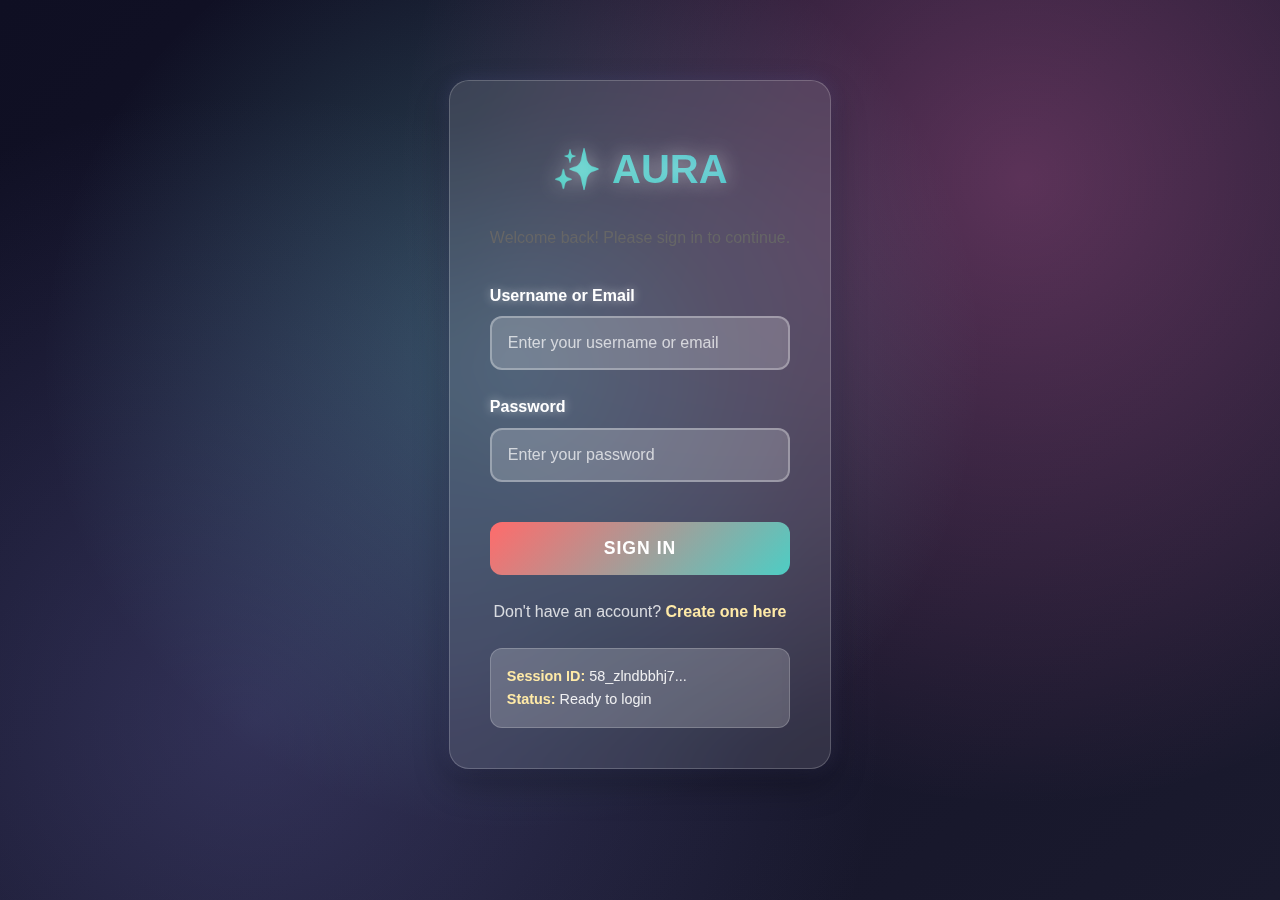
<file: frontend/index.html>
<!DOCTYPE html>
<html lang="en">
<head>
    <meta charset="UTF-8">
    <meta name="viewport" content="width=device-width, initial-scale=1.0">
    <title>AURA - Intelligent Research Assistant</title>
    <link rel="stylesheet" href="style.css">
    <script>
        // Check if user is logged in before showing the main interface
        if (localStorage.getItem('aura_is_logged_in') !== 'true') {
            window.location.href = 'login.html';
        }
    </script>
</head>
<body>
    <!-- Header Section -->
    <header>
        <div class="header-content">
            <div class="header-left">
                <button id="sidebar-toggle" class="sidebar-toggle">☰</button>
                <h1 class="main-header">✨ AURA</h1>
            </div>
            <div class="header-center">
                <input type="text" class="header-search" id="header-search" placeholder="🔍 Search projects, papers, or ask questions..." />
            </div>
            <div class="header-right">
                <span id="user-display" class="user-display" data-fullname="John Doe">J</span>
                <button id="new-chat-btn" class="new-chat-btn">🆕 New Chat</button>
                <button id="logout-btn" class="logout-btn">🚪 Logout</button>
            </div>
        </div>
        <nav class="nav-menu">
            <a href="#home" class="nav-link">Home</a>
            <a href="#about" class="nav-link">About</a>
            <a href="#features" class="nav-link">Features</a>
            <a href="#contact" class="nav-link">Contact</a>
        </nav>
    </header>

    <!-- Sidebar -->
    <aside id="sidebar" class="sidebar-hidden">
    <h2>📊 Project Progress</h2>

    <!-- Progress Bar -->
    <div class="progress-bar">
        <div id="progress-fill" class="progress-fill"></div>
    </div>

    <!-- Progress List -->
    <ul id="progress-list" class="progress-list">
        <!-- Dynamically filled by JS -->
    </ul>

    <h3>🔬 Research Status</h3>
    <div id="research-status"></div>

    <h3>📄 Synopsis Generation</h3>
    <div id="synopsis-section"></div>

    <details>
        <summary>🔧 Session Info</summary>
        <div id="session-info"></div>
    </details>
    </aside>

    <!-- Main Content -->
    <main class="sidebar-hidden">
        <!-- Home Section -->
        <section id="home">
            <div class="hero-section">
                <h1 class="main-header">✨ AURA</h1>
                <p class="subtitle">Intelligent Research Assistant for B.Tech Projects</p>
                <div class="hero-content">
                    <p>Welcome to AURA, your AI-powered research companion designed specifically for engineering students. Transform your project ideas into comprehensive, professional synopses with intelligent automation and expert guidance.</p>
                    <button class="cta-button" onclick="document.getElementById('chat-input').focus()">Start Your Project Journey</button>
                </div>
            </div>
        </section>

        <!-- About Section -->
        <section id="about">
            <div class="section-content">
                <h2>About AURA</h2>
                <p>AURA (Advanced Universal Research Assistant) is an innovative AI-powered platform developed to revolutionize the way engineering students approach their B.Tech projects. Our intelligent system combines natural language processing, automated research capabilities, and academic writing expertise to help you create outstanding project documentation.</p>
                <div class="about-features">
                    <div class="feature-card">
                        <h3>🤖 AI-Powered Conversations</h3>
                        <p>Chat naturally about your project ideas and let AURA extract key information automatically.</p>
                    </div>
                    <div class="feature-card">
                        <h3>🔬 Auto-Research</h3>
                        <p>Automatically research similar projects, papers, and methodologies as you chat.</p>
                    </div>
                    <div class="feature-card">
                        <h3>📄 Professional Documentation</h3>
                        <p>Generate complete B.Tech project synopses following academic standards.</p>
                    </div>
                </div>
            </div>
        </section>

        <!-- Chat Interface -->
        <section id="chat-section">
            <div id="chat-messages"></div>
            <div id="chat-input-container">
                <input type="text" id="chat-input" placeholder="💬 Tell me about your project idea or ask any questions..." />
                <button id="send-button">Send</button>
            </div>
        </section>

        <!-- Quick Actions -->
        <section id="quick-actions">
            <h3>🚀 Quick Actions</h3>
            <div class="actions-grid">
                <button id="find-projects">🔍 Find Similar Projects</button>
                <button id="research-papers">📚 Research Papers</button>
                <button id="professional-analysis">📊 Professional Analysis</button>
                <button id="ai-suggestions">💡 Get AI Suggestions</button>
            </div>
        </section>

        <!-- Help Section -->
        <details id="help-section">
            <summary>❓ How to Use AURA</summary>
            <div>
                <h4>🎯 Getting Started</h4>
                <ol>
                    <li><strong>Start naturally</strong> - Just tell me about your project idea in your own words</li>
                    <li><strong>No forms needed</strong> - I'll extract information from our conversation</li>
                    <li><strong>Ask anything</strong> - Get help with technical questions, implementation, or ideas</li>
                </ol>
                <h4>🔬 Auto-Research Feature</h4>
                <ul>
                    <li>Automatically triggers when enough information is gathered</li>
                    <li>Generates introduction, literature review, and methodology</li>
                    <li>Analyzes requirements and feasibility</li>
                    <li>All research is integrated into your final synopsis</li>
                </ul>
                <h4>📄 Synopsis Generation</h4>
                <ul>
                    <li>Available after 3+ sections are filled</li>
                    <li>Creates professional PDF following academic standards</li>
                    <li>Includes all B.Tech project requirements</li>
                    <li>Fully formatted and ready for submission</li>
                </ul>
                <h4>💡 Tips for Best Results</h4>
                <ul>
                    <li>Be specific about your project goals</li>
                    <li>Mention technologies you plan to use</li>
                    <li>Share any constraints or requirements</li>
                    <li>Ask for suggestions when stuck</li>
                </ul>
                <h4>🚀 Quick Actions</h4>
                <ul>
                    <li><strong>Find Similar Projects</strong>: Discover related GitHub repositories</li>
                    <li><strong>Research Papers</strong>: Find academic papers in your domain</li>
                    <li><strong>Professional Analysis</strong>: Get expert-level project analysis</li>
                    <li><strong>AI Suggestions</strong>: Receive personalized improvement ideas</li>
                </ul>
            </div>
        </details>

        <!-- Features Section -->
        <section id="features">
            <div class="section-content">
                <h2>Key Features</h2>
                <div class="features-grid">
                    <div class="feature-item">
                        <h3>🎯 Natural Conversation</h3>
                        <p>Simply tell AURA about your project idea in plain English. No complex forms or templates required.</p>
                    </div>
                    <div class="feature-item">
                        <h3>📚 Literature Review</h3>
                        <p>Automatic research and integration of relevant academic papers and existing projects.</p>
                    </div>
                    <div class="feature-item">
                        <h3>⚙️ Methodology Generation</h3>
                        <p>Intelligent analysis of your project requirements and automatic methodology suggestions.</p>
                    </div>
                    <div class="feature-item">
                        <h3>📊 Feasibility Analysis</h3>
                        <p>Comprehensive assessment of project feasibility, resources, and implementation challenges.</p>
                    </div>
                    <div class="feature-item">
                        <h3>🚀 Quick Actions</h3>
                        <p>Instant access to project searches, paper recommendations, and professional analysis.</p>
                    </div>
                    <div class="feature-item">
                        <h3>📥 PDF Generation</h3>
                        <p>Professional PDF synopses ready for submission, formatted according to academic standards.</p>
                    </div>
                </div>
            </div>
        </section>

        <!-- Contact Section -->
        <section id="contact">
            <div class="section-content">
                <h2>Contact Us</h2>
                <div class="contact-info">
                    <div class="contact-card">
                        <h3>📧 Email</h3>
                        <p>nihalgood1234@gmail.com</p>
                    </div>
                    <div class="contact-card">
                        <h3>🏛️ Institution</h3>
                        <p>BRCM College of Engineering & Technology</p>
                        <p>Bahal, Haryana, India</p>
                    </div>
                    <div class="contact-card">
                        <h3>📞 Support</h3>
                        <hlink>Phone: <hlink>+918250346972</hlink>
                        <p>Email us at nihalgood1234@gmail.com for immediate assistance.</p>
                        <p>Our dedicated support team is here to assist you.</p>
                    </div>
                    <div class="contact-card">
                        <h3>💻 Development Team</h3>
                        <p>Nihal Prasad</p>
                        <p>Nitin Kumar Das</p>
                        <p>Shiva Saini</p>
                        <p>For technical support or feedback, please reach out to our development team.</p>
                    </div>
                </div>
            </div>
        </section>
    </main>

    <!-- Footer -->
    <footer>
        <p>AURA v2.0 | Powered by Advanced AI | Made with ❤️ for Students</p>
        <p>© 2024 BRCM College of Engineering & Technology</p>
    </footer>

    <script src="app.js"></script>
</body>
</html>
</file>
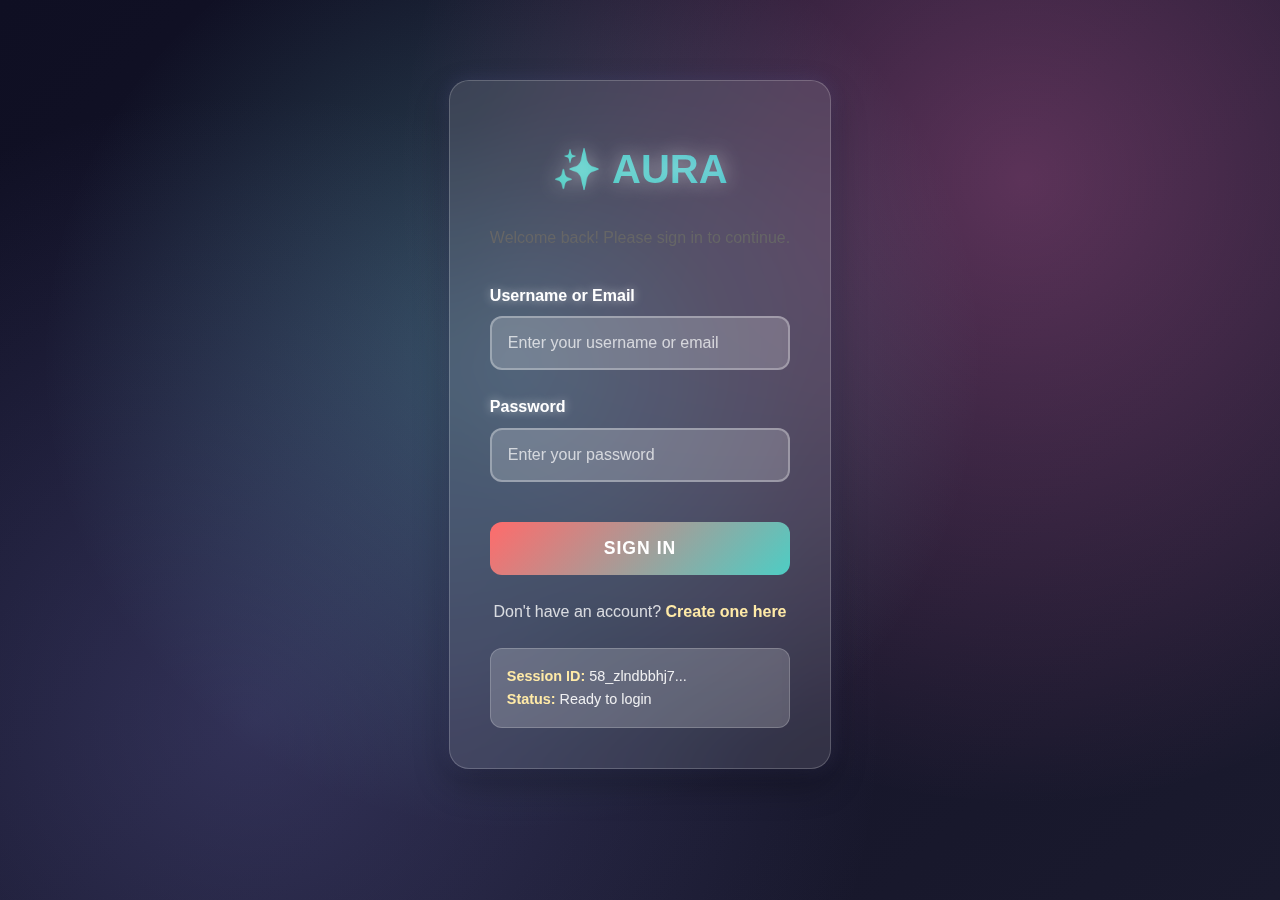
<file: frontend/login.html>
<!DOCTYPE html>
<html lang="en">
<head>
    <meta charset="UTF-8">
    <meta name="viewport" content="width=device-width, initial-scale=1.0">
    <title>AURA - Login</title>
    <link rel="stylesheet" href="style.css">
    <style>
        /* Futuristic Background */
        body {
            background: linear-gradient(135deg, #0f0f23 0%, #1a1a2e 25%, #16213e 50%, #0f3460 75%, #1a1a2e 100%);
            background-size: 400% 400%;
            animation: gradientShift 15s ease infinite;
            position: relative;
            overflow: hidden;
        }

        body::before {
            content: '';
            position: absolute;
            top: 0;
            left: 0;
            right: 0;
            bottom: 0;
            background: radial-gradient(circle at 20% 80%, rgba(120, 119, 198, 0.3) 0%, transparent 50%),
                        radial-gradient(circle at 80% 20%, rgba(255, 119, 198, 0.3) 0%, transparent 50%),
                        radial-gradient(circle at 40% 40%, rgba(120, 219, 226, 0.3) 0%, transparent 50%);
            animation: particleFloat 20s ease-in-out infinite;
        }

        @keyframes gradientShift {
            0% { background-position: 0% 50%; }
            50% { background-position: 100% 50%; }
            100% { background-position: 0% 50%; }
        }

        @keyframes particleFloat {
            0%, 100% { opacity: 0.5; transform: translateY(0px) rotate(0deg); }
            50% { opacity: 1; transform: translateY(-20px) rotate(180deg); }
        }

        .login-container {
            max-width: 450px;
            margin: 5rem auto;
            padding: 2.5rem;
            background: rgba(255, 255, 255, 0.1);
            -webkit-backdrop-filter: blur(20px);
            backdrop-filter: blur(20px);
            border-radius: 20px;
            box-shadow: 0 15px 35px rgba(0,0,0,0.3), 0 0 20px rgba(120, 119, 198, 0.2);
            border: 1px solid rgba(255, 255, 255, 0.2);
            position: relative;
            z-index: 1;
            animation: containerGlow 3s ease-in-out infinite alternate;
        }

        @keyframes containerGlow {
            0% { box-shadow: 0 15px 35px rgba(0,0,0,0.3), 0 0 20px rgba(120, 119, 198, 0.2); }
            100% { box-shadow: 0 15px 35px rgba(0,0,0,0.3), 0 0 30px rgba(255, 119, 198, 0.4); }
        }

        .login-header {
            text-align: center;
            margin-bottom: 2rem;
        }

        .login-header h1 {
            background: linear-gradient(45deg, #ff6b6b, #4ecdc4, #45b7d1, #96ceb4, #ffeaa7);
            background-size: 400% 400%;
            animation: textGradient 3s ease infinite;
            -webkit-background-clip: text;
            -webkit-text-fill-color: transparent;
            font-size: 3rem;
            font-weight: 900;
            text-shadow: 0 0 20px rgba(255, 255, 255, 0.5);
            cursor: pointer;
            transition: all 0.3s ease;
        }

        .login-header h1:hover {
            transform: scale(1.05);
            filter: brightness(1.2);
        }

        @keyframes textGradient {
            0% { background-position: 0% 50%; }
            50% { background-position: 100% 50%; }
            100% { background-position: 0% 50%; }
        }

        .login-form {
            display: flex;
            flex-direction: column;
            gap: 1.5rem;
        }

        .form-group {
            display: flex;
            flex-direction: column;
        }

        .form-group label {
            margin-bottom: 0.5rem;
            font-weight: 600;
            color: #ffffff;
            text-shadow: 0 0 10px rgba(255, 255, 255, 0.5);
        }

        .form-group input {
            padding: 1rem;
            border: 2px solid rgba(255, 255, 255, 0.3);
            border-radius: 12px;
            font-size: 1rem;
            background: rgba(255, 255, 255, 0.1);
            color: #ffffff;
            -webkit-backdrop-filter: blur(10px);
            backdrop-filter: blur(10px);
            transition: all 0.3s ease;
        }

        .form-group input:focus {
            outline: none;
            border-color: #4ecdc4;
            box-shadow: 0 0 20px rgba(78, 205, 196, 0.5);
            transform: translateY(-2px);
        }

        .form-group input::placeholder {
            color: rgba(255, 255, 255, 0.7);
        }

        .login-btn {
            background: linear-gradient(135deg, #ff6b6b 0%, #4ecdc4 50%, #45b7d1 100%);
            background-size: 200% 200%;
            animation: btnGradient 3s ease infinite;
            color: white;
            border: none;
            padding: 1rem;
            border-radius: 12px;
            font-size: 1.1rem;
            font-weight: 700;
            cursor: pointer;
            transition: all 0.3s ease;
            margin-top: 1rem;
            text-transform: uppercase;
            letter-spacing: 1px;
            position: relative;
            overflow: hidden;
        }

        .login-btn::before {
            content: '';
            position: absolute;
            top: 0;
            left: -100%;
            width: 100%;
            height: 100%;
            background: linear-gradient(90deg, transparent, rgba(255, 255, 255, 0.2), transparent);
            transition: left 0.5s;
        }

        .login-btn:hover::before {
            left: 100%;
        }

        .login-btn:hover {
            transform: translateY(-3px);
            box-shadow: 0 10px 25px rgba(255, 107, 107, 0.4);
        }

        @keyframes btnGradient {
            0% { background-position: 0% 50%; }
            50% { background-position: 100% 50%; }
            100% { background-position: 0% 50%; }
        }

        .login-btn:disabled {
            opacity: 0.6;
            cursor: not-allowed;
            transform: none;
            animation: none;
        }

        .error-message {
            color: #ff6b6b;
            font-size: 0.9rem;
            margin-top: 0.5rem;
            display: none;
            text-shadow: 0 0 10px rgba(255, 107, 107, 0.5);
        }

        .success-message {
            color: #4ecdc4;
            font-size: 0.9rem;
            margin-top: 0.5rem;
            display: none;
            text-shadow: 0 0 10px rgba(78, 205, 196, 0.5);
        }

        .register-link {
            text-align: center;
            margin-top: 1.5rem;
            color: rgba(255, 255, 255, 0.8);
        }

        .register-link a {
            color: #ffeaa7;
            text-decoration: none;
            font-weight: 600;
            transition: all 0.3s ease;
        }

        .register-link a:hover {
            color: #ff6b6b;
            text-shadow: 0 0 15px rgba(255, 107, 107, 0.8);
        }

        .session-info {
            background: rgba(255, 255, 255, 0.1);
            -webkit-backdrop-filter: blur(10px);
            backdrop-filter: blur(10px);
            padding: 1rem;
            border-radius: 12px;
            margin-top: 1.5rem;
            font-size: 0.9rem;
            color: rgba(255, 255, 255, 0.9);
            border: 1px solid rgba(255, 255, 255, 0.2);
        }

        .session-info strong {
            color: #ffeaa7;
        }
    </style>
</head>
<body>
    <div class="login-container">
        <div class="login-header">
            <h1 class="main-header" style="font-size: 2.5rem; margin-bottom: 0.5rem;">✨ AURA</h1>
            <p style="color: #666; margin: 0;">Welcome back! Please sign in to continue.</p>
        </div>

        <form class="login-form" id="login-form">
            <div class="form-group">
                <label for="username">Username or Email</label>
                <input type="text" id="username" name="username" required placeholder="Enter your username or email">
                <div class="error-message" id="username-error">Please enter a valid username or email</div>
            </div>

            <div class="form-group">
                <label for="password">Password</label>
                <input type="password" id="password" name="password" required placeholder="Enter your password">
                <div class="error-message" id="password-error">Please enter your password</div>
            </div>

            <button type="submit" class="login-btn" id="login-btn">Sign In</button>

            <div class="success-message" id="success-message">Login successful! Redirecting...</div>
        </form>

        <div class="register-link">
            <p>Don't have an account? <a href="#" id="register-link">Create one here</a></p>
        </div>

        <div class="session-info">
            <p><strong>Session ID:</strong> <span id="session-id">Generating...</span></p>
            <p><strong>Status:</strong> Ready to login</p>
        </div>
    </div>

    <script>
        // Session management
        class LoginSession {
            constructor() {
                this.sessionId = this.generateSessionId();
                this.updateSessionDisplay();
            }

            generateSessionId() {
                const existing = localStorage.getItem('aura_session_id');
                if (existing) {
                    return existing;
                }
                const newId = 'session_' + Date.now() + '_' + Math.random().toString(36).substr(2, 9);
                localStorage.setItem('aura_session_id', newId);
                return newId;
            }

            updateSessionDisplay() {
                const sessionIdElement = document.getElementById('session-id');
                if (sessionIdElement) {
                    sessionIdElement.textContent = this.sessionId.slice(-12) + '...';
                }
            }

            saveLoginData(username) {
                localStorage.setItem('aura_username', username);
                localStorage.setItem('aura_login_time', new Date().toISOString());
                localStorage.setItem('aura_is_logged_in', 'true');
            }

            isLoggedIn() {
                return localStorage.getItem('aura_is_logged_in') === 'true';
            }

            redirectToMain() {
                window.location.href = 'index.html';
            }
        }

        // Form validation and submission
        class LoginForm {
            constructor(session) {
                this.session = session;
                this.form = document.getElementById('login-form');
                this.loginBtn = document.getElementById('login-btn');
                this.successMessage = document.getElementById('success-message');
                this.init();
            }

            init() {
                this.form.addEventListener('submit', (e) => this.handleSubmit(e));
                this.setupValidation();
                this.checkExistingLogin();
            }

            setupValidation() {
                const inputs = this.form.querySelectorAll('input');
                inputs.forEach(input => {
                    input.addEventListener('input', () => this.validateField(input));
                    input.addEventListener('blur', () => this.validateField(input));
                });
            }

            validateField(input) {
                const errorElement = document.getElementById(input.id + '-error');
                let isValid = true;
                let message = '';

                switch(input.id) {
                    case 'username':
                        if (!input.value.trim()) {
                            isValid = false;
                            message = 'Username or email is required';
                        } else if (!this.isValidEmail(input.value) && !this.isValidUsername(input.value)) {
                            isValid = false;
                            message = 'Please enter a valid username or email';
                        }
                        break;
                    case 'password':
                        if (!input.value) {
                            isValid = false;
                            message = 'Password is required';
                        } else if (input.value.length < 6) {
                            isValid = false;
                            message = 'Password must be at least 6 characters';
                        }
                        break;
                }

                if (isValid) {
                    input.style.borderColor = '#4caf50';
                    errorElement.style.display = 'none';
                } else {
                    input.style.borderColor = '#e74c3c';
                    errorElement.textContent = message;
                    errorElement.style.display = 'block';
                }

                return isValid;
            }

            isValidEmail(email) {
                const emailRegex = /^[^\s@]+@[^\s@]+\.[^\s@]+$/;
                return emailRegex.test(email);
            }

            isValidUsername(username) {
                // Username should be 3-20 characters, alphanumeric + underscore/hyphen
                const usernameRegex = /^[a-zA-Z0-9_-]{3,20}$/;
                return usernameRegex.test(username);
            }

            async handleSubmit(e) {
                e.preventDefault();

                const username = document.getElementById('username').value.trim();
                const password = document.getElementById('password').value;

                // Validate all fields
                const inputs = this.form.querySelectorAll('input');
                let allValid = true;
                inputs.forEach(input => {
                    if (!this.validateField(input)) {
                        allValid = false;
                    }
                });

                if (!allValid) {
                    return;
                }

                // Show loading state
                this.loginBtn.disabled = true;
                this.loginBtn.textContent = 'Signing In...';

                try {
                    // Simulate API call (replace with actual authentication)
                    const result = await this.authenticateUser(username, password);

                    if (result.success) {
                        this.showSuccess();
                        this.session.saveLoginData(username);

                        // Redirect after short delay
                        setTimeout(() => {
                            this.session.redirectToMain();
                        }, 1500);
                    } else {
                        throw new Error(result.message || 'Login failed');
                    }
                } catch (error) {
                    this.showError(error.message);
                } finally {
                    this.loginBtn.disabled = false;
                    this.loginBtn.textContent = 'Sign In';
                }
            }

            async authenticateUser(username, password) {
                // Simulate API call - replace with actual authentication logic
                return new Promise((resolve) => {
                    setTimeout(() => {
                        // For demo purposes, accept any username/password combination
                        // In real implementation, this would call your backend API
                        if (username && password.length >= 6) {
                            resolve({
                                success: true,
                                user: { username: username },
                                sessionId: this.session.sessionId
                            });
                        } else {
                            resolve({
                                success: false,
                                message: 'Invalid credentials'
                            });
                        }
                    }, 1000); // Simulate network delay
                });
            }

            showSuccess() {
                this.successMessage.style.display = 'block';
                this.successMessage.textContent = 'Login successful! Redirecting to AURA...';
            }

            showError(message) {
                const errorDiv = document.createElement('div');
                errorDiv.className = 'error-message';
                errorDiv.style.display = 'block';
                errorDiv.textContent = message;

                const form = this.form;
                const existingError = form.querySelector('.error-message:not([id$="-error"])');
                if (existingError) {
                    existingError.remove();
                }

                form.insertBefore(errorDiv, this.loginBtn);
            }

            checkExistingLogin() {
                if (this.session.isLoggedIn()) {
                    // User is already logged in, redirect to main page
                    this.session.redirectToMain();
                }
            }
        }

        // Initialize when DOM is loaded
        document.addEventListener('DOMContentLoaded', () => {
            const session = new LoginSession();
            const loginForm = new LoginForm(session);

            // Handle register link (placeholder)
            document.getElementById('register-link').addEventListener('click', (e) => {
                e.preventDefault();
                alert('Registration feature coming soon! For now, use any username and password (min 6 chars) to login.');
            });
        });
    </script>
</body>
</html>
</file>
<file: frontend/style.css>
/* 🌈 === GLOBAL AURA THEME FIX === */

/* Header (Nav) */
.navbar, header {
  background: linear-gradient(90deg, #4b0082, #8a2be2, #ff00ff);
  color: white !important;
  height: 70px;
  display: flex;
  align-items: center;
  justify-content: space-between;
  padding: 0 2rem;
  border-bottom: 2px solid rgba(255,255,255,0.1);
  position: fixed;
  top: 0;
  left: 0;
  width: 100%;
  z-index: 10;
}

/* Sidebar connection fix */
.sidebar {
  position: fixed;
  top: 70px; /* attach right under header */
  left: 0;
  height: calc(100vh - 70px);
  background: #f7f9fb;
  border-right: 1px solid #e0e0e0;
  overflow-y: auto;
  z-index: 9;
}

/* Cards */
.card, .analysis-card, .suggestion-card {
  background-color: #ffffff;
  color: #111111;
  border-radius: 12px;
  box-shadow: 0 3px 10px rgba(0,0,0,0.1);
  padding: 1.2rem;
  margin-bottom: 1rem;
  transition: transform 0.2s ease;
}

.card:hover {
  transform: scale(1.01);
}

/* Fix invisible text on white */
.analysis-card h3, .suggestion-card h3,
.analysis-card p, .suggestion-card p {
  color: #222 !important;
}

/* Buttons */
button, .btn, .action-btn {
  background: linear-gradient(90deg, #ff3366, #ff0066);
  color: white !important;
  border: none;
  border-radius: 8px;
  padding: 10px 18px;
  font-weight: 600;
  transition: all 0.2s ease-in-out;
}

button:hover, .btn:hover {
  background: linear-gradient(90deg, #ff6699, #ff3399);
  transform: translateY(-2px);
}

/* AI output sections */
.ai-section {
  background: #f8faff;
  color: #000;
  border-left: 4px solid #8a2be2;
  padding: 1rem;
  border-radius: 10px;
  margin-top: 1rem;
}

.ai-section h3 {
  color: #4b0082 !important;
}
/* 🌌 === NEON DARK THEME === */

/* Reset and base styles */
* {
    margin: 0;
    padding: 0;
    box-sizing: border-box;
}

/* Neon Dark Background */
body {
    font-family: 'Segoe UI', Tahoma, Geneva, Verdana, sans-serif;
    line-height: 1.6;
    color: #ffffff;
    background: #000000;
    background-size: 400% 400%;
    animation: bodyGradient 15s ease infinite;
    min-height: 100vh;
    display: flex;
    flex-direction: column;
    position: relative;
    overflow-x: hidden;
}

body::before {
    content: '';
    position: absolute;
    top: 0;
    left: 0;
    right: 0;
    bottom: 0;
    background: radial-gradient(circle at 20% 80%, rgba(0, 255, 255, 0.3) 0%, transparent 50%),
                radial-gradient(circle at 80% 20%, rgba(128, 0, 255, 0.3) 0%, transparent 50%),
                radial-gradient(circle at 40% 40%, rgba(0, 255, 255, 0.3) 0%, transparent 50%);
    animation: particleFloat 20s ease-in-out infinite;
    pointer-events: none;
}

@keyframes bodyGradient {
    0% { background-position: 0% 50%; }
    50% { background-position: 100% 50%; }
    100% { background-position: 0% 50%; }
}

@keyframes particleFloat {
    0%, 100% { opacity: 0.6; transform: translateY(0px) rotate(0deg); }
    50% { opacity: 1; transform: translateY(-20px) rotate(180deg); }
}

/* Header gradient animation */
@keyframes gradient {
    0% { background-position: 0% 50%; }
    50% { background-position: 100% 50%; }
    100% { background-position: 0% 50%; }
}

@keyframes btnGradient {
    0% { background-position: 0% 50%; }
    50% { background-position: 100% 50%; }
    100% { background-position: 0% 50%; }
}

@keyframes progressGradient {
    0% { background-position: 0% 50%; }
    50% { background-position: 100% 50%; }
    100% { background-position: 0% 50%; }
}

.main-header {
    font-size: 4rem;
    font-weight: 900;
    background: linear-gradient(45deg, #ff1493, #ff0000, #ff69b4, #ff1493, #dc143c);
    background-size: 400% 400%;
    animation: gradient 3s ease infinite;
    -webkit-background-clip: text;
    background-clip: text;
    -webkit-text-fill-color: transparent;
    text-align: center;
    margin-bottom: 0.5rem;
    padding: 1rem 0;
    text-shadow: 0 0 30px rgba(255, 20, 147, 0.8), 0 0 60px rgba(255, 0, 0, 0.6);
    cursor: pointer;
    transition: all 0.3s ease;
}

.main-header:hover {
    transform: scale(1.05);
    filter: brightness(1.2);
}

.subtitle {
    text-align: center;
    color: rgba(255, 255, 255, 0.9);
    font-size: 1.2rem;
    margin-bottom: 2rem;
    text-shadow: 0 0 10px rgba(255, 255, 255, 0.5);
    font-weight: 500;
}

/* Stage indicator */
.stage-indicator {
    background: linear-gradient(135deg, #667eea 0%, #764ba2 100%);
    color: white;
    padding: 10px 20px;
    border-radius: 25px;
    font-size: 0.9rem;
    display: inline-block;
    margin: 0 auto 1rem;
    box-shadow: 0 4px 6px rgba(0,0,0,0.1);
}

/* Layout */
header {
    position: static;
    padding: 0.25rem 1rem;
    background: rgba(255, 255, 255, 0.95);
    -webkit-backdrop-filter: blur(10px);
    backdrop-filter: blur(10px);
    border-bottom: 1px solid rgba(0, 0, 0, 0.1);
    box-shadow: 0 2px 4px rgba(0, 0, 0, 0.1);
    z-index: 1100;
}

aside::before {
    content: "";
    position: absolute;
    top: 0;
    left: 0;
    width: 100%;
    height: 15px;
    background: linear-gradient(to bottom, rgba(10,10,20,0.8), rgba(10,10,20,0));
    pointer-events: none;
}

.nav-menu {
    display: flex;
    justify-content: center;
    gap: 2rem;
    padding: 0.5rem 0;
    background: rgba(255, 255, 255, 0.9);
    border-top: 1px solid rgba(0, 0, 0, 0.05);
}

.nav-link {
    color: #333;
    text-decoration: none;
    font-weight: 500;
    padding: 0.5rem 1rem;
    border-radius: 20px;
    transition: all 0.3s ease;
}

.nav-link:hover {
    background: rgba(102, 126, 234, 0.1);
    color: #667eea;
    transform: translateY(-1px);
}

.header-content {
    display: flex;
    justify-content: space-between;
    align-items: center;
    max-width: 1200px;
    margin: 0 auto;
}

.header-left {
    display: flex;
    align-items: center;
    gap: 1rem;
}

.header-center {
    flex: 1;
    max-width: 600px;
    margin: 0 2rem;
}

.header-search {
    width: 100%;
    padding: 0.5rem 1rem;
    border: 1px solid rgba(0, 0, 0, 0.2);
    border-radius: 20px;
    background: rgba(255, 255, 255, 0.9);
    font-size: 0.9rem;
    outline: none;
    transition: all 0.3s ease;
}

.header-search:focus {
    border-color: #007bff;
    box-shadow: 0 0 8px rgba(0, 123, 255, 0.3);
    background: white;
}

.header-search::placeholder {
    color: rgba(0, 0, 0, 0.5);
}

.header-right {
    display: flex;
    align-items: center;
    gap: 0.75rem;
}

.sidebar-toggle {
    background: rgba(0, 0, 0, 0.05);
    border: none;
    color: #333;
    font-size: 1.2rem;
    padding: 0.5rem;
    border-radius: 8px;
    cursor: pointer;
    transition: all 0.3s ease;
    position: relative;
    z-index: 1200;
}

.sidebar-toggle:hover {
    background: rgba(0, 0, 0, 0.1);
    transform: scale(1.1);
    box-shadow: 0 0 15px rgba(102, 126, 234, 0.5);
}

.main-header {
    font-size: 1.5rem;
    font-weight: 600;
    color: #333;
    margin: 0;
    cursor: pointer;
    transition: all 0.3s ease;
}

.main-header:hover {
    color: #007bff;
    transform: scale(1.02);
}

.user-display {
    width: 40px;
    height: 40px;
    border-radius: 50%;
    background: linear-gradient(135deg, #667eea 0%, #764ba2 100%);
    color: white;
    font-weight: 600;
    font-size: 1.2rem;
    display: flex;
    align-items: center;
    justify-content: center;
    cursor: pointer;
    transition: all 0.3s ease;
    position: relative;
}

.user-display:hover {
    transform: scale(1.1);
    box-shadow: 0 0 20px rgba(102, 126, 234, 0.6);
}

.user-display:hover::after {
    content: attr(data-fullname);
    position: absolute;
    top: 100%;
    left: 50%;
    transform: translateX(-50%);
    background: rgba(0, 0, 0, 0.8);
    color: white;
    padding: 0.5rem;
    border-radius: 4px;
    font-size: 0.8rem;
    white-space: nowrap;
    z-index: 1000;
    margin-top: 0.5rem;
}

.new-chat-btn, .logout-btn {
    background: #007bff;
    color: white;
    border: none;
    padding: 0.5rem 1rem;
    border-radius: 20px;
    font-weight: 500;
    font-size: 0.9rem;
    cursor: pointer;
    transition: all 0.3s ease;
}

.new-chat-btn:hover, .logout-btn:hover {
    background: #0056b3;
    transform: translateY(-2px);
    box-shadow: 0 4px 12px rgba(0, 123, 255, 0.4);
}

.logout-btn {
    background: #dc3545;
}

.logout-btn:hover {
    background: #c82333;
    box-shadow: 0 4px 12px rgba(220, 53, 69, 0.4);
}

/* === FIXED SIDEBAR CONNECTION + PROJECT PROGRESS STYLING === */
/* Transparent / glassy sidebar */
aside {
    width: 300px;
    /* semi-transparent dark glass over your neon background */
    background: rgba(10, 10, 20, 0.45);
    backdrop-filter: blur(18px) saturate(160%);
    -webkit-backdrop-filter: blur(18px) saturate(160%);
    
    color: #f9fafb;
    padding: 1rem;

    position: fixed;
    top: 5rem; /* matches header height */
    left: 0;
    height: calc(100vh - 5rem);
    overflow-y: auto;
    
    border-right: 1px solid rgba(148, 163, 184, 0.5);
    box-shadow: 0 0 30px rgba(0,0,0,0.4);
    transition: transform 0.3s ease;
    z-index: 900;
}

/* When hidden */
aside.sidebar-hidden {
    transform: translateX(-100%);
}

/* Make sure sidebar text stays readable */
aside * {
    color: #f9fafb !important;
}

main {
  margin-left: 300px;
  padding-top: 90px; /* prevents header overlap */
  transition: margin-left 0.3s ease;
}

main.sidebar-hidden {
  margin-left: 0;
}

/* --- Progress Tracker --- */
.progress-bar {
  background: #e5e7eb;
  border-radius: 8px;
  height: 8px;
  margin-bottom: 1rem;
  overflow: hidden;
}

.progress-fill {
  background: linear-gradient(90deg, #6366f1, #ec4899);
  height: 100%;
  width: 0%;
  transition: width 0.6s ease;
}

.progress-list {
  list-style: none;
  padding: 0;
  margin: 0 0 1rem 0;
}

.progress-list li {
  display: flex;
  justify-content: space-between;
  align-items: center;
  padding: 0.4rem 0.6rem;
  border-radius: 6px;
  background: rgba(255,255,255,0.6);
  margin-bottom: 0.3rem;
  font-weight: 500;
}

.progress-list li span.status {
  font-weight: bold;
}
.progress-list li.completed {
  background: rgba(34, 197, 94, 0.2);
  border-left: 4px solid #22c55e;
}
/* Progress indicators */
.progress-card {
    background: linear-gradient(135deg, #667eea 0%, #764ba2 100%);
    padding: 1.5rem;
    border-radius: 15px;
    color: white;
    margin-bottom: 1rem;
}

.progress-item {
    background: rgba(255, 255, 255, 0.1);
    padding: 0.5rem 1rem;
    border-radius: 8px;
    margin: 0.3rem 0;
    backdrop-filter: blur(10px);
    -webkit-backdrop-filter: blur(10px);
}

.progress-complete {
    background: rgba(76, 175, 80, 0.2);
    border-left: 3px solid #4caf50;
}

/* Alert boxes */
.auto-research-alert {
    background: linear-gradient(135deg, #84fab0 0%, #8fd3f4 100%);
    border-left: 4px solid #4caf50;
    padding: 1rem;
    margin: 1rem 0;
    border-radius: 8px;
    color: #1a1a1a;
    box-shadow: 0 2px 4px rgba(0,0,0,0.1);
}

.synopsis-ready {
    background: linear-gradient(135deg, #ffeaa7 0%, #fdcb6e 100%);
    border: 2px solid #fdcb6e;
    padding: 1.5rem;
    border-radius: 12px;
    margin: 1rem 0;
    color: #2d3436;
    box-shadow: 0 4px 8px rgba(0,0,0,0.1);
}

/* Chat message styling */
.chat-message {
    background: rgba(255, 255, 255, 0.1);
    -webkit-backdrop-filter: blur(10px);
    backdrop-filter: blur(10px);
    border-radius: 15px;
    margin: 0.5rem 0;
    padding: 1rem;
    display: flex;
    align-items: flex-start;
    border: 1px solid rgba(255, 255, 255, 0.2);
    box-shadow: 0 4px 15px rgba(0,0,0,0.1);
}

.chat-message.user {
    background: rgba(78, 205, 196, 0.1);
    -webkit-backdrop-filter: blur(10px);
    backdrop-filter: blur(10px);
    margin-left: 2rem;
    border: 1px solid rgba(78, 205, 196, 0.3);
}

.chat-message.assistant {
    background: rgba(255, 107, 107, 0.1);
    -webkit-backdrop-filter: blur(10px);
    backdrop-filter: blur(10px);
    margin-right: 2rem;
    border: 1px solid rgba(255, 107, 107, 0.3);
}

.chat-avatar {
    width: 40px;
    height: 40px;
    border-radius: 50%;
    margin-right: 1rem;
    display: flex;
    align-items: center;
    justify-content: center;
    font-size: 1.2rem;
}

.chat-content {
    flex: 1;
}

/* Button styling */
button {
    background: linear-gradient(135deg, #667eea 0%, #764ba2 100%);
    color: white;
    border: none;
    padding: 0.5rem 1.5rem;
    border-radius: 25px;
    font-weight: 600;
    transition: all 0.3s ease;
    cursor: pointer;
}

button:hover {
    transform: translateY(-2px);
    box-shadow: 0 5px 15px rgba(102, 126, 234, 0.4);
}

/* Quick action buttons */
.quick-action-btn {
    background: white;
    border: 2px solid #667eea;
    color: #667eea;
    padding: 0.75rem;
    border-radius: 12px;
    text-align: center;
    cursor: pointer;
    transition: all 0.3s ease;
}

.quick-action-btn:hover {
    background: #667eea;
    color: white;
    transform: translateY(-2px);
}

/* Info cards */
/* Info cards */
.info-card {
    /* old:
    background: white;
    padding: 1.5rem;
    border-radius: 12px;
    box-shadow: 0 2px 8px rgba(0,0,0,0.1);
    margin: 1rem 0;
    */

    background: rgba(15, 23, 42, 0.9);          /* dark glass */
    padding: 1.25rem 1.5rem;
    border-radius: 16px;
    margin: 1rem 0;
    border: 1px solid rgba(148, 163, 184, 0.5); /* subtle border */
    box-shadow: 0 18px 40px rgba(15, 23, 42, 0.9);
    color: #f9fafb;                              /* make sure text is bright */
}

.info-card h4 {
    margin-top: 0;
    margin-bottom: 0.75rem;
    font-size: 1rem;
    font-weight: 700;
    color: #e5e7eb;
}
.info-card p {
    margin: 0;
    font-size: 0.9rem;
    color: #d1d5db;
}

/* Chat input */
#chat-input-container {
    display: flex;
    margin-top: 1rem;
}

#chat-input {
    flex: 1;
    padding: 1rem;
    border: 2px solid rgba(255, 255, 255, 0.3);
    border-radius: 25px 0 0 25px;
    font-size: 1rem;
    background: rgba(255, 255, 255, 0.15);
    -webkit-backdrop-filter: blur(10px);
    backdrop-filter: blur(10px);
    color: #ffffff;
    transition: all 0.3s ease;
}

#chat-input:focus {
    outline: none;
    border-color: #4ecdc4;
    box-shadow: 0 0 20px rgba(78, 205, 196, 0.5);
    transform: translateY(-2px);
}

#chat-input::placeholder {
    color: rgba(255, 255, 255, 0.7);
}

#send-button {
    border-radius: 0 25px 25px 0;
    padding: 1rem 1.5rem;
    background: linear-gradient(135deg, #ff6b6b 0%, #4ecdc4 50%, #45b7d1 100%);
    background-size: 200% 200%;
    animation: btnGradient 3s ease infinite;
    color: white;
    border: none;
    font-weight: 600;
    text-transform: uppercase;
    letter-spacing: 0.5px;
    position: relative;
    overflow: hidden;
}

#send-button::before {
    content: '';
    position: absolute;
    top: 0;
    left: -100%;
    width: 100%;
    height: 100%;
    background: linear-gradient(90deg, transparent, rgba(255, 255, 255, 0.2), transparent);
    transition: left 0.5s;
}

#send-button:hover::before {
    left: 100%;
}

#send-button:hover {
    transform: translateY(-2px);
    box-shadow: 0 8px 25px rgba(255, 107, 107, 0.5);
}

/* Quick actions grid */
.actions-grid {
    display: grid;
    grid-template-columns: repeat(auto-fit, minmax(200px, 1fr));
    gap: 1rem;
    margin-top: 1rem;
}

.actions-grid button {
    width: 100%;
    background: linear-gradient(135deg, #ff1493 0%, #ff0000 50%, #ff69b4 100%);
    background-size: 200% 200%;
    animation: btnGradient 3s ease infinite;
    color: white;
    border: none;
    padding: 1rem;
    border-radius: 15px;
    font-weight: 600;
    text-transform: uppercase;
    letter-spacing: 0.5px;
    position: relative;
    overflow: hidden;
    transition: all 0.3s ease;
    box-shadow: 0 0 20px rgba(255, 20, 147, 0.5);
}

.actions-grid button::before {
    content: '';
    position: absolute;
    top: 0;
    left: -100%;
    width: 100%;
    height: 100%;
    background: linear-gradient(90deg, transparent, rgba(255, 255, 255, 0.2), transparent);
    transition: left 0.5s;
}

.actions-grid button:hover::before {
    left: 100%;
}

.actions-grid button:hover {
    transform: translateY(-3px);
    box-shadow: 0 10px 25px rgba(255, 20, 147, 0.8);
}

/* Footer */
footer {
    text-align: center;
    color: rgba(255, 255, 255, 0.8);
    padding: 20px;
    background: rgba(0, 0, 0, 0.1);
    -webkit-backdrop-filter: blur(10px);
    backdrop-filter: blur(10px);
    margin-top: 2rem;
    border-top: 1px solid rgba(255, 255, 255, 0.1);
}

/* Section styling */
section {
    margin-bottom: 3rem;
}

.hero-section {
    text-align: center;
    padding: 3rem 1rem;
    background: rgba(255, 255, 255, 0.05);
    -webkit-backdrop-filter: blur(10px);
    backdrop-filter: blur(10px);
    border-radius: 15px;
    margin: 2rem 0;
    border: 1px solid rgba(255, 255, 255, 0.1);
}

.hero-content {
    max-width: 800px;
    margin: 0 auto;
    font-size: 1.1rem;
    line-height: 1.6;
}

.cta-button {
    background: linear-gradient(135deg, #667eea 0%, #764ba2 100%);
    color: white;
    border: none;
    padding: 1rem 2rem;
    border-radius: 25px;
    font-size: 1.1rem;
    font-weight: 600;
    cursor: pointer;
    transition: all 0.3s ease;
    margin-top: 1.5rem;
}

.cta-button:hover {
    transform: translateY(-2px);
    box-shadow: 0 8px 25px rgba(102, 126, 234, 0.4);
}

.section-content {
    background: rgba(255, 255, 255, 0.05);
    -webkit-backdrop-filter: blur(10px);
    backdrop-filter: blur(10px);
    border-radius: 15px;
    padding: 2rem;
    margin: 1rem 0;
    border: 1px solid rgba(255, 255, 255, 0.1);
}

.section-content h2 {
    color: rgba(255, 255, 255, 0.9);
    margin-bottom: 1rem;
    font-size: 2rem;
    text-align: center;
}

.section-content p {
    color: rgba(255, 255, 255, 0.8);
    line-height: 1.6;
    margin-bottom: 1.5rem;
}

.about-features, .features-grid, .contact-info {
    display: grid;
    grid-template-columns: repeat(auto-fit, minmax(300px, 1fr));
    gap: 1.5rem;
    margin-top: 2rem;
}

.feature-card, .feature-item, .contact-card {
    background: rgba(255, 255, 255, 0.1);
    -webkit-backdrop-filter: blur(10px);
    backdrop-filter: blur(10px);
    border-radius: 12px;
    padding: 1.5rem;
    border: 1px solid rgba(255, 255, 255, 0.2);
    transition: all 0.3s ease;
}

.feature-card:hover, .feature-item:hover, .contact-card:hover {
    transform: translateY(-5px);
    box-shadow: 0 10px 30px rgba(0,0,0,0.2);
}

.feature-card h3, .feature-item h3, .contact-card h3 {
    color: rgba(255, 255, 255, 0.9);
    margin-bottom: 0.5rem;
    font-size: 1.2rem;
}

.feature-card p, .feature-item p, .contact-card p {
    color: rgba(255, 255, 255, 0.8);
    line-height: 1.5;
}

/* Responsive */
@media (max-width: 768px) {
    aside {
        width: 100%;
        position: static;
        height: auto;
    }

    main {
        margin-right: 0;
    }

    .main-header {
        font-size: 2.5rem;
    }
}

/* Expander styles */
details {
    margin: 1rem 0;
}

details summary {
    cursor: pointer;
    font-weight: bold;
    padding: 0.5rem;
    background: rgba(255, 255, 255, 0.1);
    -webkit-backdrop-filter: blur(10px);
    backdrop-filter: blur(10px);
    border-radius: 5px;
    color: rgba(255, 255, 255, 0.9);
    border: 1px solid rgba(255, 255, 255, 0.2);
    transition: all 0.3s ease;
}

details summary:hover {
    background: rgba(255, 255, 255, 0.2);
    transform: translateY(-2px);
}

details div {
    padding: 1rem;
    background: rgba(255, 255, 255, 0.1);
    -webkit-backdrop-filter: blur(10px);
    backdrop-filter: blur(10px);
    border-radius: 5px;
    margin-top: 0.5rem;
    box-shadow: 0 4px 15px rgba(0,0,0,0.1);
    border: 1px solid rgba(255, 255, 255, 0.2);
    color: rgba(255, 255, 255, 0.9);
}

/* Session info styling */
#session-info {
    color: #333 !important;
}

#session-info p {
    color: #333 !important;
    margin: 0.5rem 0;
}

#session-info strong {
    color: #667eea !important;
}

/* Progress bar */
#progress-bar {
    width: 100%;
    height: 20px;
    background: rgba(255, 255, 255, 0.1);
    -webkit-backdrop-filter: blur(10px);
    backdrop-filter: blur(10px);
    border-radius: 10px;
    margin: 1rem 0;
    overflow: hidden;
    border: 1px solid rgba(255, 255, 255, 0.2);
}

#progress-bar div {
    height: 100%;
    background: linear-gradient(135deg, #ff6b6b 0%, #4ecdc4 50%, #45b7d1 100%);
    background-size: 200% 200%;
    animation: progressGradient 3s ease infinite;
    transition: width 0.3s ease;
}
</file>
